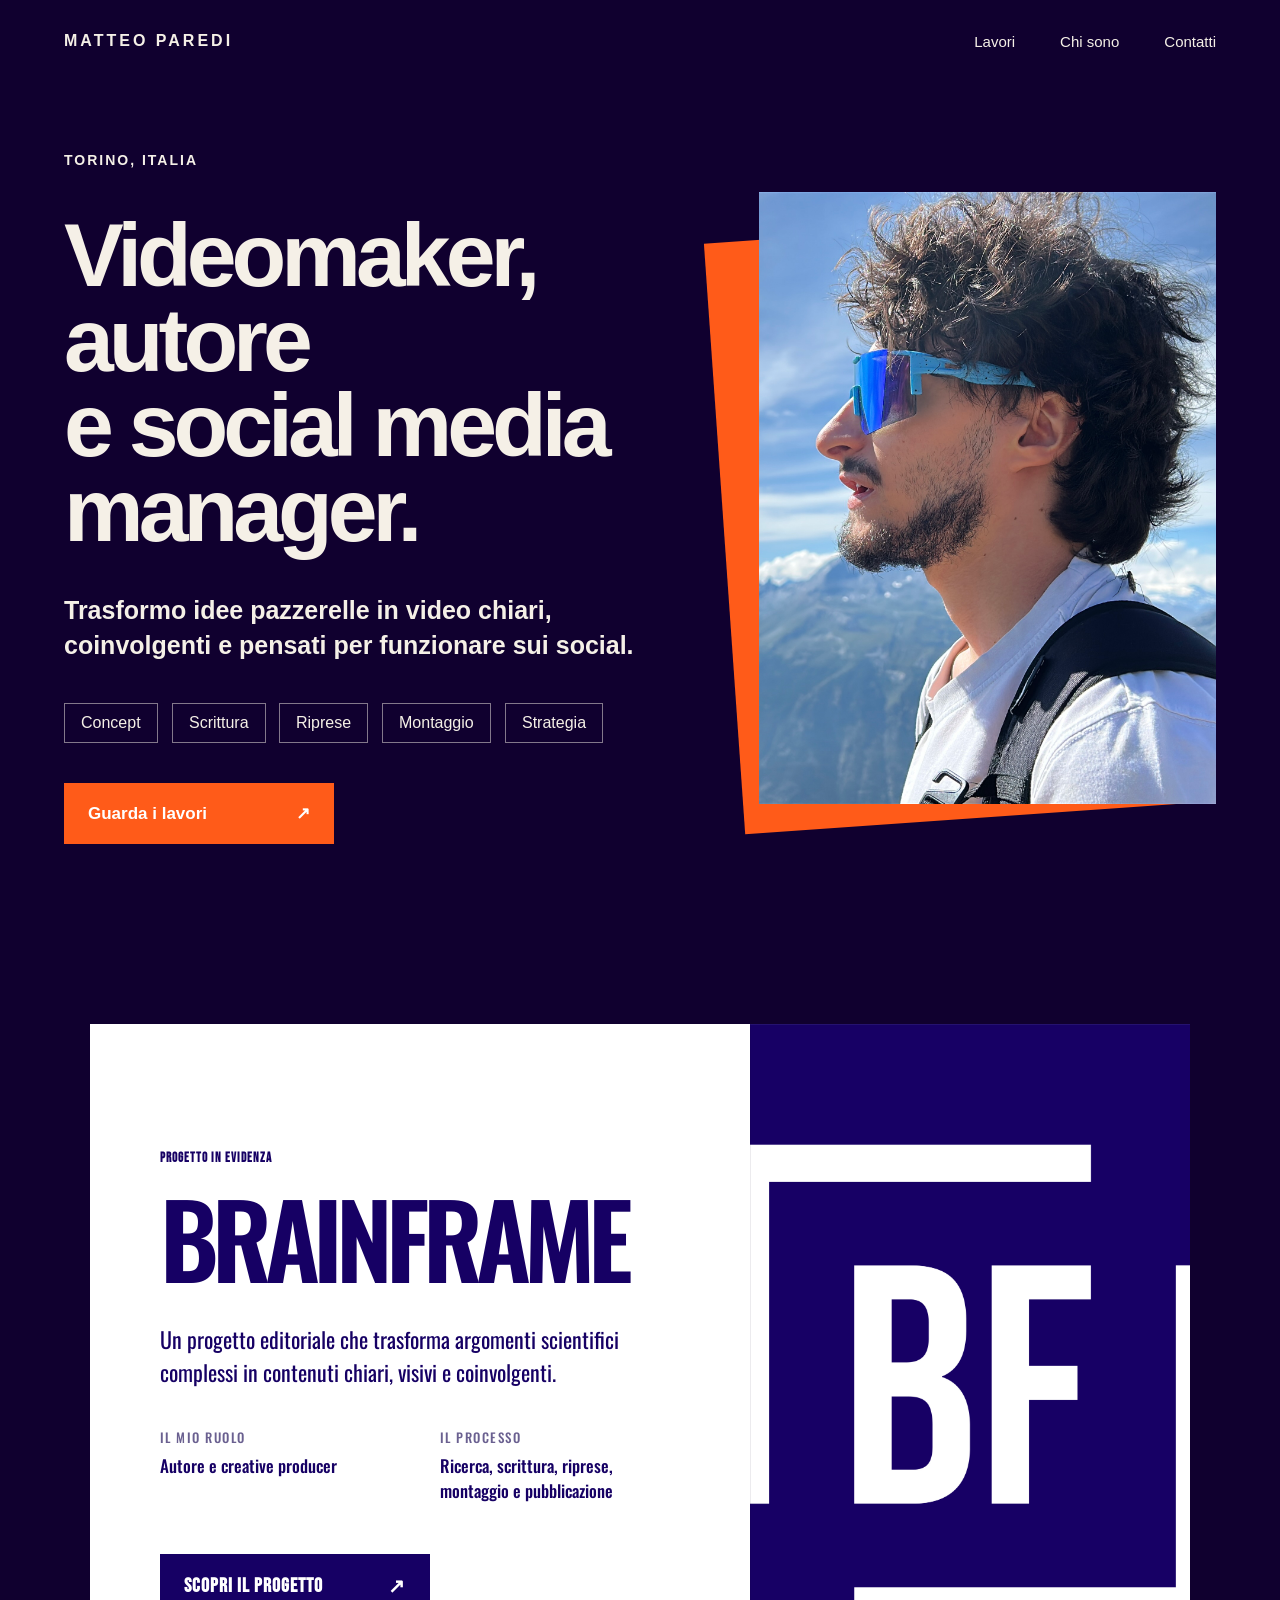
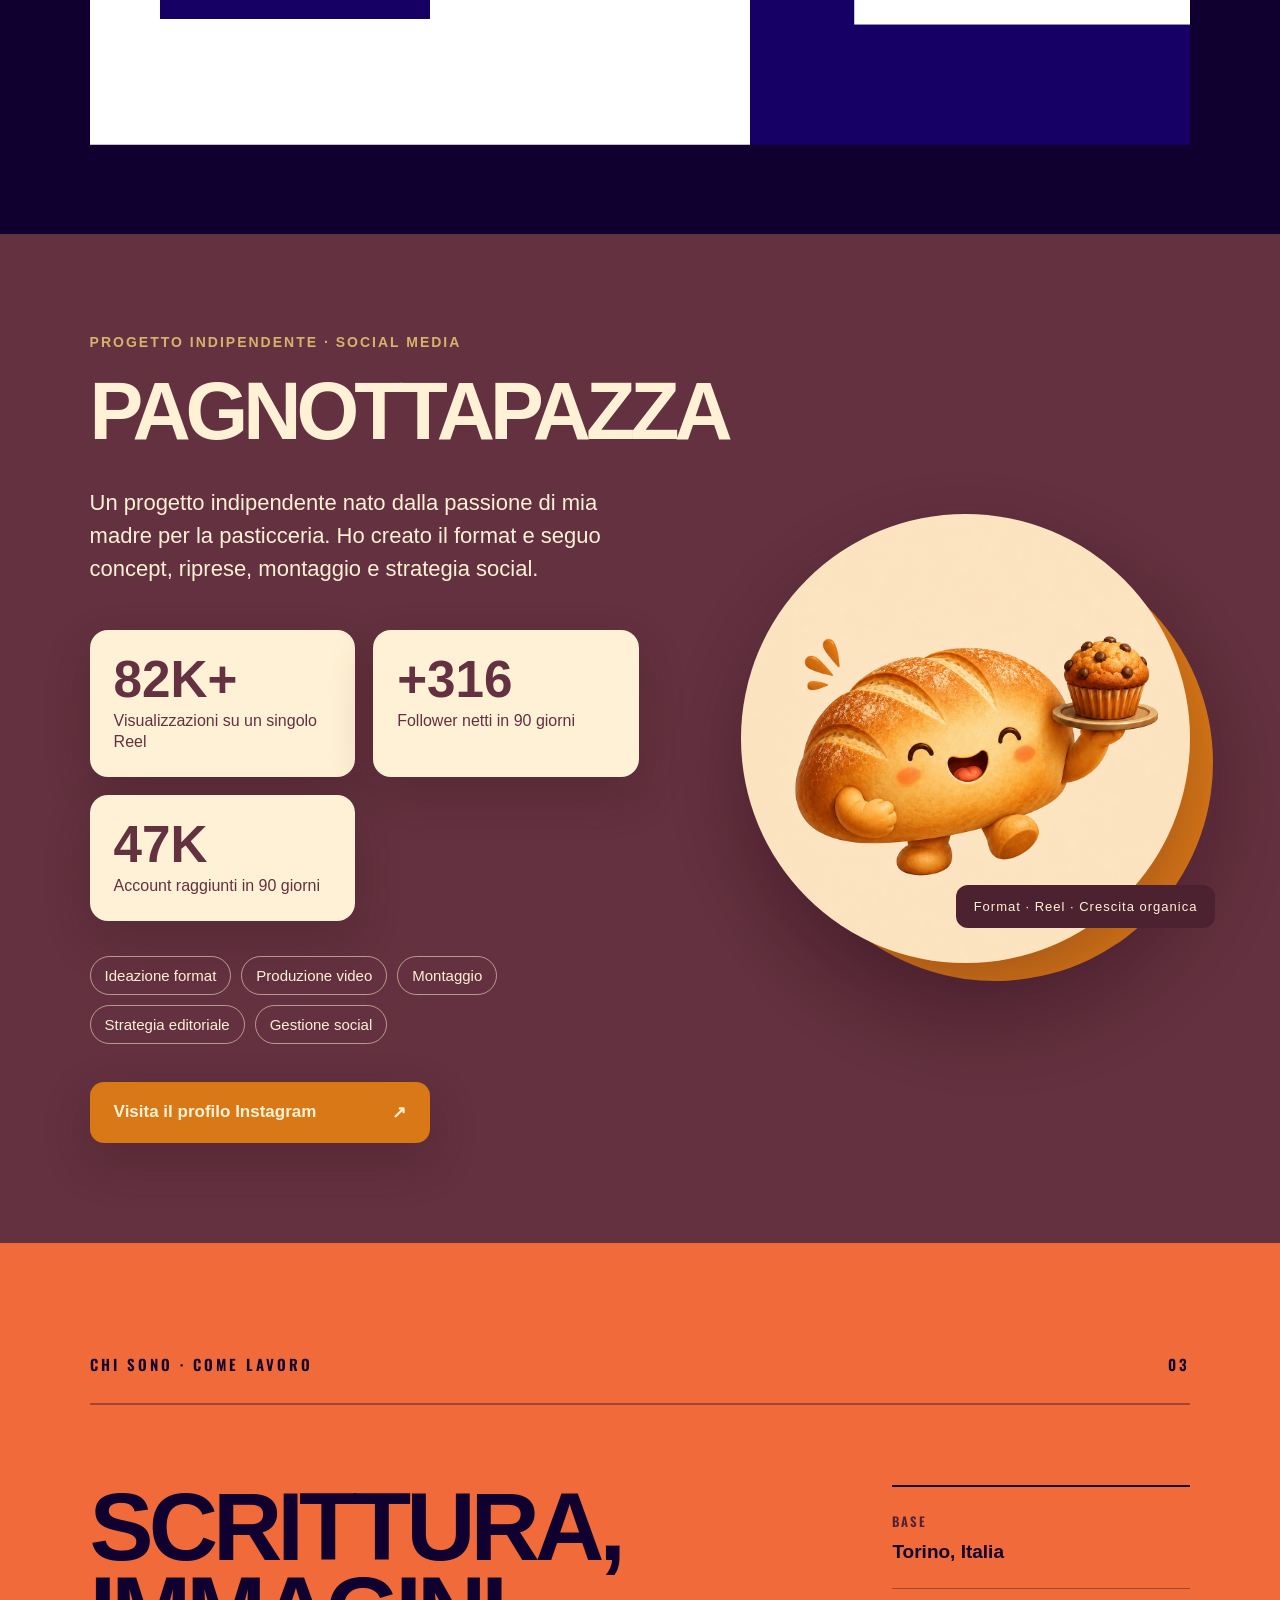
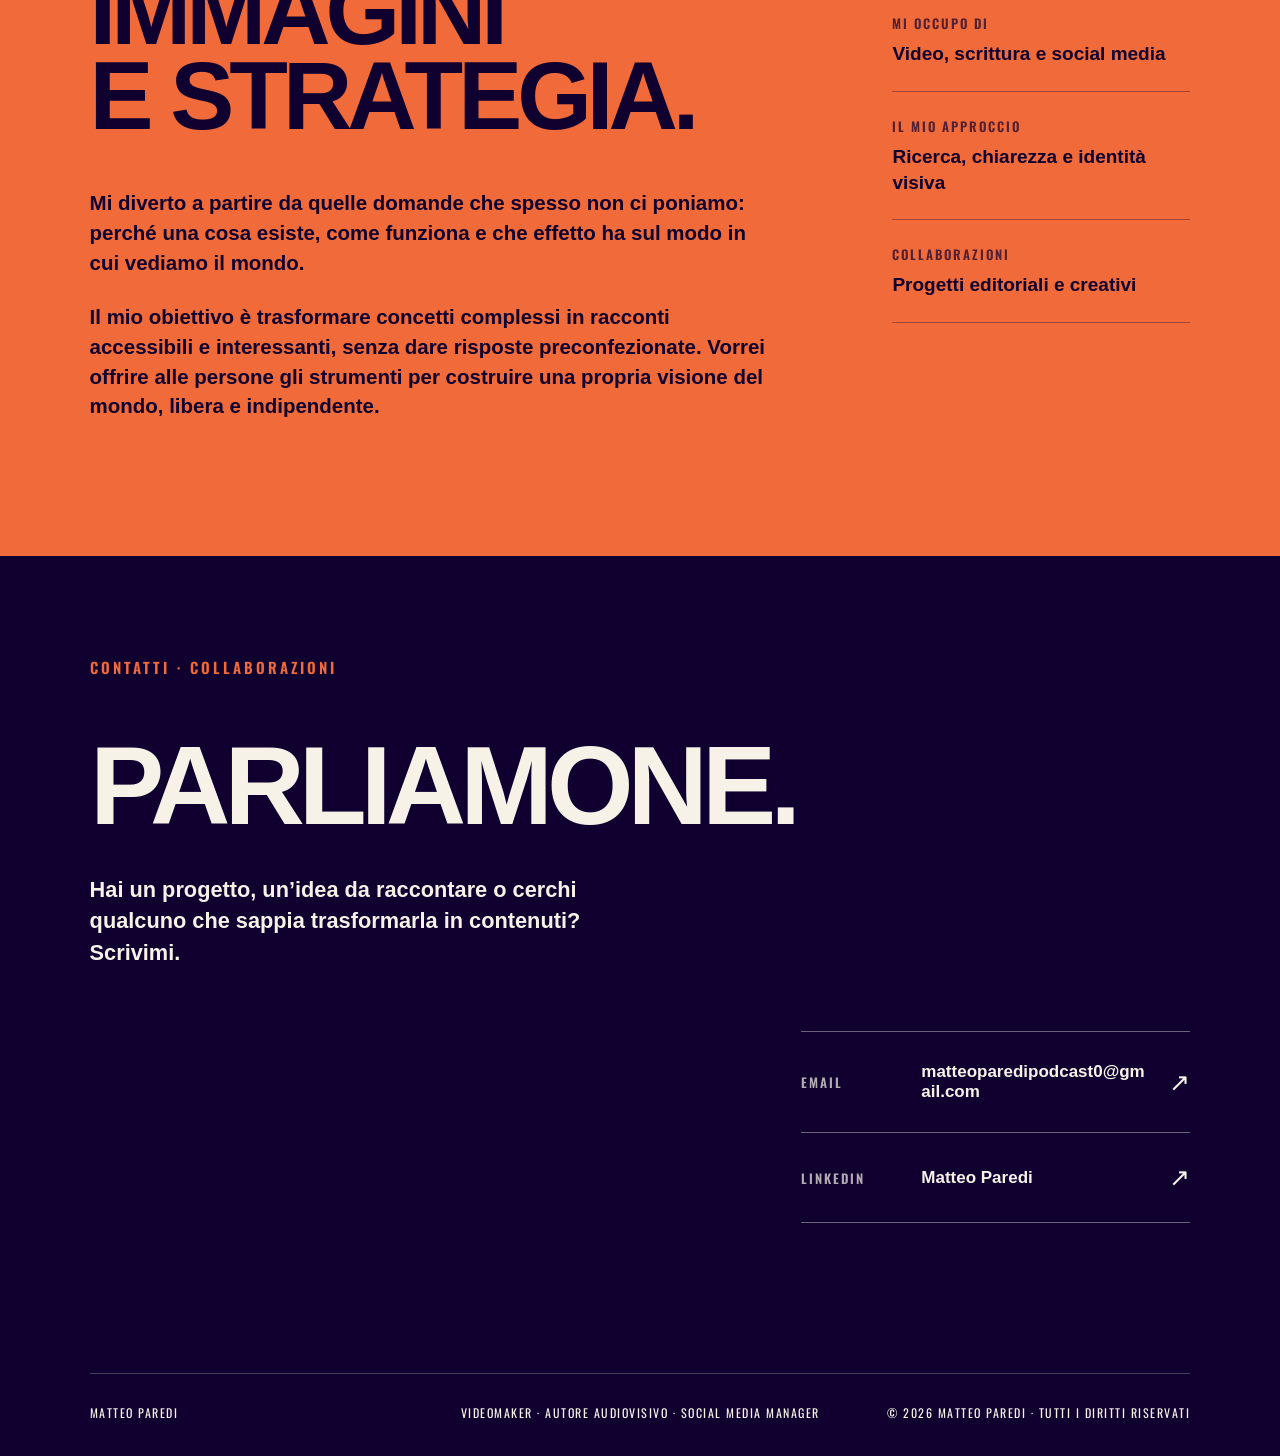
<file: index.html>
<!DOCTYPE html>
<html lang="it">

<head>
    <meta charset="UTF-8">
    <meta name="viewport" content="width=device-width, initial-scale=1.0">
    <meta name="google-site-verification" content="paHD3BXjK0sRxwen6TQEieXSPQQrBKdxd0udGmQ_JW8" />
<!-- Descrizione per Google -->
<meta
    name="description"
    content="Portfolio di Matteo Paredi, videomaker, autore audiovisivo e social media manager. Concept, scrittura, riprese, montaggio e strategia per contenuti digitali."
>

<!-- Favicon mostrata nella scheda del browser -->
<link
    rel="icon"
    href="assets/Sito/favicon.svg"
    type="image/svg+xml"
>

<!-- Anteprima mostrata quando il portfolio viene condiviso -->
<meta property="og:type" content="website">

<meta property="og:title" content="Matteo Paredi | Portfolio">

<meta
    property="og:description"
    content="Trasformo idee complesse in video chiari, coinvolgenti e pensati per funzionare sui social."
>

<meta
    property="og:url"
    content="https://matteo1234ay.github.io/matteo-paredi-portfolio/"
>

<meta
    property="og:image"
    content="https://matteo1234ay.github.io/matteo-paredi-portfolio/assets/Sito/anteprima-portfolio.png"
>

<meta property="og:image:width" content="1200">
<meta property="og:image:height" content="630">
<meta property="og:image:type" content="image/png">
<meta property="og:image:alt" content="Anteprima del portfolio di Matteo Paredi">

<meta name="twitter:card" content="summary_large_image">
<meta name="twitter:title" content="Matteo Paredi | Portfolio">

<meta
    name="twitter:description"
    content="Videomaker, autore audiovisivo e social media manager."
>

<meta
    name="twitter:image"
    content="https://matteo1234ay.github.io/matteo-paredi-portfolio/assets/Sito/anteprima-portfolio.png"
>

    <link
        href="https://fonts.googleapis.com/css2?family=Bebas+Neue&family=Oswald:wght@400;500;600;700&display=swap"
        rel="stylesheet"
    >

    <link rel="stylesheet" href="style.css">

    <title>Matteo Paredi | Portfolio</title>
    <script type="application/ld+json">
{
    "@context": "https://schema.org",
    "@type": "ProfilePage",
    "mainEntity": {
        "@type": "Person",
        "@id": "https://matteo1234ay.github.io/matteo-paredi-portfolio/#matteo-paredi",
        "name": "Matteo Paredi",
        "url": "https://matteo1234ay.github.io/matteo-paredi-portfolio/",
        "image": "https://matteo1234ay.github.io/matteo-paredi-portfolio/assets/Sito/matteo-paredi.jpg",
        "email": "mailto:matteoparedipodcast0@gmail.com",
        "jobTitle": [
            "Videomaker",
            "Autore audiovisivo",
            "Social media manager"
        ],
        "address": {
            "@type": "PostalAddress",
            "addressLocality": "Torino",
            "addressCountry": "IT"
        },
        "knowsAbout": [
            "Produzione video",
            "Scrittura audiovisiva",
            "Montaggio video",
            "Content creation",
            "Strategia social media",
            "Divulgazione scientifica"
        ],
        "sameAs": [
            "https://www.linkedin.com/in/matteo-paredi-261b4421b",
            "https://www.youtube.com/@BrainframeIT"
        ]
    }
}
</script>
</head>

<body>

    <header class="menu">
        <a class="nome" href="#">Matteo Paredi</a>

        <nav>
            <a href="#lavori">Lavori</a>
            <a href="#chi-sono">Chi sono</a>
            <a href="#contatti">Contatti</a>
        </nav>
    </header>

    <main>

        <!-- PRESENTAZIONE -->

        <section class="hero">

            <div class="hero-testo">

                <p class="posizione">Torino, Italia</p>

                <h1>
                    Videomaker, autore<br>
                    e social media manager.
                </h1>

                <p class="introduzione">
                    Trasformo idee pazzerelle in video chiari, coinvolgenti
                    e pensati per funzionare sui social.
                </p>

                <div class="competenze">
                    <span>Concept</span>
                    <span>Scrittura</span>
                    <span>Riprese</span>
                    <span>Montaggio</span>
                    <span>Strategia</span>
                </div>

                <a class="pulsante" href="#lavori">
                    <span>Guarda i lavori</span>
                    <span>↗</span>
                </a>

            </div>

            <div class="ritratto-home">

                <div class="blocco-arancione"></div>

                <div class="foto-home">
                    <img
                        src="assets/Sito/matteo-paredi.jpg"
                        alt="Matteo Paredi in montagna"
                    >
                </div>

            </div>

        </section>


        <!-- BRAINFRAME -->

        <section class="brainframe" id="lavori">

            <div class="brainframe-contenuto">

                <p class="etichetta">Progetto in evidenza</p>

                <h2>BRAINFRAME</h2>

                <p class="descrizione-brainframe">
                    Un progetto editoriale che trasforma argomenti scientifici
                    complessi in contenuti chiari, visivi e coinvolgenti.
                </p>

                <div class="informazioni-brainframe">

                    <div>
                        <span>Il mio ruolo</span>
                        <strong>Autore e creative producer</strong>
                    </div>

                    <div>
                        <span>Il processo</span>
                        <strong>
                            Ricerca, scrittura, riprese, montaggio e pubblicazione
                        </strong>
                    </div>

                </div>

                <a class="pulsante-brainframe" href="brainframe/">
                    <span>Scopri il progetto</span>
                    <span>↗</span>
                </a>

            </div>

            <div class="brainframe-logo">
                <img
                    src="assets/Sito/brainframe-logo.jpg"
                    alt="Logo ufficiale di BrainFrame"
                >
            </div>

        </section>


        <!-- PAGNOTTAPAZZA -->

        <section class="pagnottapazza">

            <div class="pagnottapazza-contenuto">

                <p class="etichetta-pagnottapazza">
                    Progetto indipendente · Social media
                </p>

                <h2>PAGNOTTAPAZZA</h2>

                <p class="descrizione-pagnottapazza">
                    Un progetto indipendente nato dalla passione di mia madre
                    per la pasticceria. Ho creato il format e seguo concept,
                    riprese, montaggio e strategia social.
                </p>

                <div class="risultati-pagnottapazza">

                    <div class="risultato-pagnottapazza">
                        <strong>82K+</strong>
                        <span>Visualizzazioni su un singolo Reel</span>
                    </div>

                    <div class="risultato-pagnottapazza">
                        <strong>+316</strong>
                        <span>Follower netti in 90 giorni</span>
                    </div>

                    <div class="risultato-pagnottapazza">
                        <strong>47K</strong>
                        <span>Account raggiunti in 90 giorni</span>
                    </div>

                </div>

                <div class="ruoli-pagnottapazza">
                    <span>Ideazione format</span>
                    <span>Produzione video</span>
                    <span>Montaggio</span>
                    <span>Strategia editoriale</span>
                    <span>Gestione social</span>
                </div>

                <a
                    class="pulsante-pagnottapazza"
                    href="https://www.instagram.com/pagnottapazza/"
                    target="_blank"
                    rel="noopener noreferrer"
                >
                    <span>Visita il profilo Instagram</span>
                    <span>↗</span>
                </a>

            </div>

            <div class="pagnottapazza-visual">

                <div class="forma-pagnottapazza"></div>

                <img
                    class="logo-pagnottapazza"
                    src="assets/Sito/pagnottapazza-logo.png"
                    alt="Personaggio di Pagnottapazza"
                >

                <p class="nota-pagnottapazza">
                    Format · Reel · Crescita organica
                </p>

            </div>

        </section>
        <!-- CHI SONO -->

        <section class="chi-sono" id="chi-sono">

            <div class="chi-sono-intestazione">
                <p class="etichetta-chi-sono">Chi sono · Come lavoro</p>
                <span class="numero-chi-sono">03</span>
            </div>

            <div class="chi-sono-griglia">

                <div class="chi-sono-testo">

                    <h2>
                        SCRITTURA, IMMAGINI<br>
                        E STRATEGIA.
                    </h2>

                    <p>
                        Mi diverto a partire da quelle domande che spesso
                        non ci poniamo: perché una cosa esiste, come funziona
                        e che effetto ha sul modo in cui vediamo il mondo.
                    </p>

                    <p>
                        Il mio obiettivo è trasformare concetti complessi
                        in racconti accessibili e interessanti, senza dare
                        risposte preconfezionate. Vorrei offrire alle persone
                        gli strumenti per costruire una propria visione
                        del mondo, libera e indipendente.
                    </p>

                </div>

                <aside class="chi-sono-dettagli">

                    <div>
                        <span>Base</span>
                        <strong>Torino, Italia</strong>
                    </div>

                    <div>
                        <span>Mi occupo di</span>
                        <strong>Video, scrittura e social media</strong>
                    </div>

                    <div>
                        <span>Il mio approccio</span>
                        <strong>Ricerca, chiarezza e identità visiva</strong>
                    </div>

                    <div>
                        <span>Collaborazioni</span>
                        <strong>Progetti editoriali e creativi</strong>
                    </div>

                </aside>

            </div>

        </section>
                <!-- CONTATTI -->

        <section class="contatti" id="contatti">

            <p class="etichetta-contatti">
                Contatti · Collaborazioni
            </p>

            <div class="contatti-contenuto">

                <div class="contatti-testo">

                    <h2>PARLIAMONE.</h2>

                    <p>
                        Hai un progetto, un’idea da raccontare o cerchi
                        qualcuno che sappia trasformarla in contenuti?
                        Scrivimi.
                    </p>

                </div>

                <div class="contatti-link">

                    <a href="mailto:matteoparedipodcast0@gmail.com">
    <span>Email</span>
    <strong>matteoparedipodcast0@gmail.com</strong>
    <span class="freccia-contatto">↗</span>
                    </a>

                    <a
                        href="https://www.linkedin.com/in/matteo-paredi-261b4421b"
                        target="_blank"
                        rel="noopener noreferrer"
                    >
                        <span>LinkedIn</span>
                        <strong>Matteo Paredi</strong>
                        <span class="freccia-contatto">↗</span>
                    </a>

                </div>

            </div>

           <footer class="footer-portfolio">

    <span>Matteo Paredi</span>

    <span>
        Videomaker · Autore audiovisivo · Social media manager
    </span>

    <span>© 2026 Matteo Paredi · Tutti i diritti riservati</span>

</footer>

</section>
</main>

    <script src="script.js"></script>

</body>

</html>
</file>
<file: style.css>
/* ==================================================
   VARIABILI E IMPOSTAZIONI GENERALI
   ================================================== */

:root {
    --blu-scuro: #10002F;
    --arancione: #FF5B19;
    --bianco: #F5F0E7;

    --brainframe-blu: #17006B;
    --brainframe-bianco: #FFFFFF;
}

* {
    box-sizing: border-box;
}

html {
    scroll-behavior: smooth;
}

body {
    margin: 0;

    background-color: var(--blu-scuro);
    color: var(--bianco);

    font-family: Arial, sans-serif;
}

img {
    max-width: 100%;
}

a {
    color: inherit;
    text-decoration: none;
}


/* ==================================================
   MENU DEL PORTFOLIO
   ================================================== */

.menu {
    width: 100%;
    padding: 32px 5%;

    display: flex;
    justify-content: space-between;
    align-items: center;
}

.nome {
    font-size: 16px;
    font-weight: bold;
    letter-spacing: 3px;
    text-transform: uppercase;
}

nav {
    display: flex;
    gap: 45px;
}

nav a {
    font-size: 15px;
}


/* ==================================================
   PRIMA SCHERMATA DEL PORTFOLIO
   ================================================== */

.hero {
    min-height: calc(100vh - 85px);
    padding: 90px 5% 70px;

    display: flex;
    flex-direction: column;
    justify-content: center;
}

.posizione {
    margin: 0 0 45px;

    font-size: 14px;
    font-weight: bold;
    letter-spacing: 2px;
    text-transform: uppercase;
}

.hero h1 {
    max-width: 1100px;
    margin: 0;

    font-size: clamp(55px, 7vw, 110px);
    line-height: 0.95;
    letter-spacing: -5px;
}

.introduzione {
    max-width: 720px;
    margin: 40px 0 0;

    font-size: 25px;
    font-weight: bold;
    line-height: 1.4;
}

.competenze {
    margin: 40px 0;

    display: flex;
    flex-wrap: wrap;
    gap: 14px;
}

.competenze span {
    padding: 10px 16px;

    border: 1px solid rgba(245, 240, 231, 0.5);
}

.pulsante {
    width: 270px;
    padding: 20px 24px;

    display: flex;
    justify-content: space-between;
    align-items: center;

    background-color: var(--arancione);
    color: #FFFFFF;

    font-size: 17px;
    font-weight: bold;

    transition: transform 0.2s ease;
}

.pulsante:hover {
    transform: translateY(-4px);
}


/* ==================================================
   ANTEPRIMA BRAINFRAME NEL PORTFOLIO
   ================================================== */

.brainframe {
    min-height: 100vh;
    padding: 7%;

    display: grid;
    grid-template-columns: 60% 40%;
    align-items: stretch;

    background-image:
        url("assets/Sito/brainframe-background.png");

    background-size: cover;
    background-position: center;
    background-attachment: fixed;

    color: #160064;

    font-family: "Oswald", sans-serif;
}

.brainframe-contenuto {
    padding: 70px;

    display: flex;
    flex-direction: column;
    justify-content: center;

    background-color: #FFFFFF;
}

.etichetta {
    margin: 0 0 25px;

    color: #160064;

    font-size: 13px;
    font-weight: bold;
    letter-spacing: 2px;
    text-transform: uppercase;
}

.brainframe h2 {
    margin: 0;

    font-family: "Oswald", sans-serif;
    font-size: clamp(70px, 8vw, 135px);
    font-weight: 600;
    line-height: 0.9;
    letter-spacing: -7px;
}

.descrizione-brainframe {
    max-width: 650px;
    margin: 40px 0;

    font-size: 23px;
    font-weight: bold;
    line-height: 1.5;
}

.informazioni-brainframe {
    margin-bottom: 50px;

    display: grid;
    grid-template-columns: 1fr 1fr;
    gap: 40px;
}

.informazioni-brainframe span {
    display: block;
    margin-bottom: 8px;

    color: #6A6090;

    font-size: 13px;
}

.informazioni-brainframe strong {
    display: block;

    font-size: 16px;
    line-height: 1.5;
}

.etichetta,
.descrizione-brainframe,
.informazioni-brainframe,
.pulsante-brainframe {
    font-family: "Bebas Neue", sans-serif;
    letter-spacing: 1px;
}

.pulsante-brainframe {
    width: 270px;
    padding: 20px 24px;

    display: flex;
    justify-content: space-between;
    align-items: center;

    background-color: #160064;
    color: #FFFFFF;

    font-weight: bold;

    transition: transform 0.2s ease;
}

.pulsante-brainframe:hover {
    transform: translateY(-4px);
}

.brainframe-logo {
    min-height: 650px;

    display: flex;
    align-items: center;
    justify-content: center;

    background-color: #160064;

    overflow: hidden;
}

.brainframe-logo img {
    width: 100%;
    height: 100%;

    display: block;
    object-fit: cover;
}


/* ==================================================
   HOME DEL PORTFOLIO SU SMARTPHONE
   ================================================== */

@media (max-width: 700px) {

    .menu {
        padding: 24px 20px;
    }

    .nome {
        font-size: 12px;
        letter-spacing: 2px;
    }

    nav {
        gap: 14px;
    }

    nav a {
        font-size: 12px;
    }

    .hero {
        min-height: auto;
        padding: 70px 20px 50px;
    }

    .posizione {
        margin-bottom: 45px;
    }

    .hero h1 {
        font-size: 52px;
        letter-spacing: -3px;
    }

    .introduzione {
        font-size: 20px;
    }

    .pulsante {
        width: 100%;
    }

    .brainframe {
        min-height: auto;
        padding: 25px 20px;

        grid-template-columns: 1fr;

        background-attachment: scroll;
        background-position: center;
    }

    .brainframe-contenuto {
        padding: 50px 25px;
    }

    .etichetta {
        margin-bottom: 20px;

        font-size: 18px;
        line-height: 1.2;
    }

    .brainframe h2 {
        font-size: 58px;
        line-height: 1;
        letter-spacing: -2px;
    }

    .descrizione-brainframe {
        margin: 30px 0;

        font-size: 24px;
        line-height: 1.25;
        letter-spacing: 0.5px;
    }

    .informazioni-brainframe {
        margin-bottom: 35px;

        grid-template-columns: 1fr;
        gap: 25px;
    }

    .informazioni-brainframe span {
        font-size: 17px;
    }

    .informazioni-brainframe strong {
        font-size: 21px;
        line-height: 1.25;
    }

    .pulsante-brainframe {
        width: 100%;
    }

    .brainframe-logo {
        width: 100%;
        min-height: auto;

        aspect-ratio: 4 / 5;
    }

    .brainframe-logo img {
        width: 100%;
        height: 100%;

        object-fit: contain;
    }
}


/* ==================================================
   PAGINA DEDICATA A BRAINFRAME
   ================================================== */

.pagina-brainframe {
    margin: 0;

    background: var(--brainframe-bianco);
    color: var(--brainframe-blu);

    font-family: "Bebas Neue", sans-serif;

    overflow-x: hidden;
}


/* ==================================================
   MENU DELLA PAGINA BRAINFRAME
   ================================================== */

.menu-progetto {
    position: absolute;
    top: 0;
    left: 0;
    z-index: 20;

    width: 100%;
    padding: 30px 5%;

    display: flex;
    justify-content: space-between;
    align-items: center;

    font-family: "Oswald", sans-serif;
    text-transform: uppercase;
    letter-spacing: 2px;
}

.ritorno-portfolio {
    display: flex;
    gap: 10px;
    align-items: center;

    color: var(--brainframe-blu);
}

.nome-progetto {
    font-weight: 600;
    text-transform: uppercase;
}


/* ==================================================
   PRIMA SCHERMATA DELLA PAGINA BRAINFRAME
   ================================================== */

.hero-progetto {
    position: relative;

    min-height: 100vh;
    padding: 150px 7% 80px;

    display: grid;
    grid-template-columns: 1.2fr 0.8fr;
    align-items: center;
    gap: 60px;

    overflow: hidden;
    isolation: isolate;
}

.hero-progetto-sfondo {
    position: absolute;
    inset: 0;
    z-index: -2;
}

.hero-progetto-sfondo::after {
    content: "";

    position: absolute;
    inset: 0;

    background: rgba(255, 255, 255, 0.78);
}

.hero-progetto-sfondo img {
    width: 100%;
    height: 100%;

    object-fit: cover;

    animation:
        movimentoSfondo
        12s
        ease-in-out
        infinite
        alternate;
}

.hero-progetto-contenuto {
    position: relative;
    z-index: 2;

    max-width: 760px;
}

.etichetta-progetto {
    margin: 0 0 20px;

    font-family: "Oswald", sans-serif;
    font-size: 18px;
    font-weight: 600;
    letter-spacing: 4px;
    text-transform: uppercase;
}

.hero-progetto h1 {
    margin: 0;

    font-family: "Oswald", sans-serif;
    font-size: clamp(80px, 11vw, 180px);
    line-height: 0.85;
    letter-spacing: -5px;

    animation:
        ingressoTitolo
        1s
        cubic-bezier(.22, 1, .36, 1)
        both;
}

.presentazione-progetto {
    max-width: 570px;
    margin: 35px 0;

    font-size: 32px;
    line-height: 1.1;
    letter-spacing: 1px;

    animation:
        ingressoTesto
        1s
        0.25s
        ease
        both;
}

.pulsante-lavori {
    width: fit-content;
    min-width: 230px;
    padding: 20px 24px;

    display: flex;
    justify-content: space-between;
    gap: 40px;

    background: var(--brainframe-blu);
    color: var(--brainframe-bianco);

    font-size: 22px;
    letter-spacing: 1px;

    animation:
        ingressoTesto
        1s
        0.45s
        ease
        both;

    transition:
        background-color 0.3s ease,
        color 0.3s ease,
        transform 0.3s ease;
}

.pulsante-lavori:hover {
    background: var(--brainframe-bianco);
    color: var(--brainframe-blu);

    transform: translateY(-5px);
}


/* Logo della prima schermata */

.hero-progetto-logo {
    position: relative;
    z-index: 2;

    justify-self: end;

    width: min(36vw, 500px);
    aspect-ratio: 1;

    overflow: hidden;

    border-radius: 50%;

    box-shadow:
        0 30px 70px
        rgba(23, 0, 107, 0.25);

    animation:
        ingressoLogo
        1.3s
        0.2s
        cubic-bezier(.22, 1, .36, 1)
        both;
}

.hero-progetto-logo img {
    width: 100%;
    height: 100%;

    display: block;
    object-fit: cover;

    transition:
        transform
        0.7s
        cubic-bezier(.22, 1, .36, 1);
}

.hero-progetto-logo:hover img {
    transform: scale(1.1) rotate(4deg);
}


/* ==================================================
   SEZIONI INFORMATIVE DELLA PAGINA
   ================================================== */

.introduzione-progetto,
.ruolo-progetto,
.lavori-progetto {
    min-height: 75vh;
    padding: 100px 7%;

    display: grid;
    grid-template-columns: 120px minmax(0, 850px);
    justify-content: center;
    align-items: start;
    gap: 60px;
}

.introduzione-progetto {
    background: var(--brainframe-blu);
    color: var(--brainframe-bianco);
}

.ruolo-progetto {
    background: var(--brainframe-bianco);
    color: var(--brainframe-blu);
}

.lavori-progetto {
    background: var(--brainframe-blu);
    color: var(--brainframe-bianco);
}

.numero-sezione {
    margin: 4px 0 0;

    font-family: "Oswald", sans-serif;
    font-size: 20px;
    letter-spacing: 2px;
}

.introduzione-progetto h2,
.ruolo-progetto h2,
.lavori-progetto h2 {
    max-width: 900px;
    margin: 0 0 35px;

    font-family: "Oswald", sans-serif;
    font-size: clamp(55px, 8vw, 120px);
    line-height: 0.95;
}

.introduzione-progetto div > p:last-child,
.ruolo-progetto div > p:last-child,
.lavori-progetto div > p:last-child {
    max-width: 700px;
    margin: 0;

    font-size: 30px;
    line-height: 1.2;
}


/* ==================================================
   COMPOSIZIONE GRAFICA DELLA SEZIONE 01
   ================================================== */

.introduzione-progetto {
    min-height: auto;
    padding: 90px 5%;

    grid-template-columns:
        70px
        minmax(420px, 0.9fr)
        minmax(460px, 0.8fr);

    justify-content: center;
    align-items: center;
    gap: 48px;

    overflow: hidden;
}

.testo-introduzione {
    position: relative;
    z-index: 3;
}

.composizione-brainframe {
    position: relative;

    width: 100%;
    height: 620px;

    align-self: center;
}

.composizione-brainframe img {
    position: absolute;

    display: block;
    object-fit: cover;

    opacity: 1;

    box-shadow:
        0 25px 60px
        rgba(0, 0, 0, 0.3);

    transition:
        opacity 0.8s ease,
        transform 1.1s cubic-bezier(.22, 1, .36, 1),
        box-shadow 0.5s ease;
}


/* Posizioni finali */

.immagine-banner {
    top: 25px;
    right: -12%;

    width: 112%;
    aspect-ratio: 16 / 9;

    transform: rotate(5deg);
}

.logo-cognitive {
    bottom: 10px;
    left: -2%;

    width: 57%;
    aspect-ratio: 1;

    transform: rotate(-7deg);
}

.logo-blu {
    right: -4%;
    bottom: 0;

    width: 49%;
    aspect-ratio: 1;

    transform: rotate(8deg);
}


/* ==================================================
   ANIMAZIONI ALLO SCORRIMENTO
   ================================================== */

.animazioni-attive .composizione-brainframe img {
    opacity: 0;
}

.animazioni-attive .immagine-banner {
    transform:
        translateX(180px)
        rotate(14deg)
        scale(0.88);
}

.animazioni-attive .logo-cognitive {
    transform:
        translate(-120px, 100px)
        rotate(-18deg)
        scale(0.78);
}

.animazioni-attive .logo-blu {
    transform:
        translate(120px, 110px)
        rotate(18deg)
        scale(0.78);
}

.animazioni-attive
.introduzione-progetto.in-vista
.immagine-banner {
    opacity: 1;

    transform:
        translate(0, 0)
        rotate(5deg)
        scale(1);

    transition-delay: 0.1s;
}

.animazioni-attive
.introduzione-progetto.in-vista
.logo-cognitive {
    opacity: 1;

    transform:
        translate(0, 0)
        rotate(-7deg)
        scale(1);

    transition-delay: 0.3s;
}

.animazioni-attive
.introduzione-progetto.in-vista
.logo-blu {
    opacity: 1;

    transform:
        translate(0, 0)
        rotate(8deg)
        scale(1);

    transition-delay: 0.5s;
}


/* Animazione al passaggio del mouse */

.introduzione-progetto.in-vista
.composizione-brainframe:hover
.immagine-banner {
    transform:
        translateY(-12px)
        rotate(2deg)
        scale(1.02);
}

.introduzione-progetto.in-vista
.composizione-brainframe:hover
.logo-cognitive {
    transform:
        translate(-10px, 8px)
        rotate(-3deg)
        scale(1.03);
}

.introduzione-progetto.in-vista
.composizione-brainframe:hover
.logo-blu {
    transform:
        translate(12px, -12px)
        rotate(3deg)
        scale(1.03);
}

.composizione-brainframe img:hover {
    z-index: 5;

    box-shadow:
        0 35px 80px
        rgba(0, 0, 0, 0.45);
}


/* ==================================================
   ANIMAZIONI INIZIALI
   ================================================== */

@keyframes ingressoTitolo {

    from {
        opacity: 0;
        transform: translateY(100px);
    }

    to {
        opacity: 1;
        transform: translateY(0);
    }
}

@keyframes ingressoTesto {

    from {
        opacity: 0;
        transform: translateY(40px);
    }

    to {
        opacity: 1;
        transform: translateY(0);
    }
}

@keyframes ingressoLogo {

    from {
        opacity: 0;

        transform:
            translateX(150px)
            rotate(20deg)
            scale(0.7);
    }

    to {
        opacity: 1;

        transform:
            translateX(0)
            rotate(0)
            scale(1);
    }
}

@keyframes movimentoSfondo {

    from {
        transform: scale(1);
    }

    to {
        transform: scale(1.08);
    }
}


/* ==================================================
   PAGINA BRAINFRAME SU TABLET
   ================================================== */

@media (max-width: 1100px) {

    .introduzione-progetto {
        padding: 80px 5%;

        grid-template-columns: 60px 1fr;
        gap: 35px;
    }

    .composizione-brainframe {
        grid-column: 1 / -1;

        width: min(100%, 720px);
        height: 570px;
        margin: 20px auto 0;
    }
}


/* ==================================================
   PAGINA BRAINFRAME SU SMARTPHONE
   ================================================== */

@media (max-width: 700px) {

    .menu-progetto {
        padding: 24px 20px;

        font-size: 13px;
    }

    .hero-progetto {
        min-height: auto;
        padding: 130px 20px 70px;

        grid-template-columns: 1fr;
        gap: 50px;
    }

    .hero-progetto h1 {
        font-size: clamp(58px, 20vw, 88px);
        letter-spacing: -3px;
    }

    .presentazione-progetto {
        font-size: 25px;
    }

    .hero-progetto-logo {
        width: min(78vw, 360px);

        justify-self: center;
    }

    .introduzione-progetto,
    .ruolo-progetto,
    .lavori-progetto {
        min-height: auto;
        padding: 80px 20px;

        grid-template-columns: 1fr;
        gap: 25px;
    }

    .introduzione-progetto h2,
    .ruolo-progetto h2,
    .lavori-progetto h2 {
        font-size: clamp(48px, 16vw, 75px);
    }

    .introduzione-progetto div > p:last-child,
    .ruolo-progetto div > p:last-child,
    .lavori-progetto div > p:last-child {
        font-size: 25px;
    }

    .composizione-brainframe {
        grid-column: auto;

        width: min(100%, 620px);
        height: 470px;
        margin: 30px auto 0;
    }

    .immagine-banner {
        top: 0;
        right: -8%;

        width: 108%;
    }

    .logo-cognitive {
        bottom: 5px;
        left: -2%;

        width: 58%;
    }

    .logo-blu {
        right: -2%;
        bottom: 10px;

        width: 49%;
    }
}


/* Smartphone molto piccoli */

@media (max-width: 500px) {

    .composizione-brainframe {
        height: 420px;
    }

    .immagine-banner {
        width: 110%;
    }

    .logo-cognitive {
        width: 60%;
    }

    .logo-blu {
        width: 51%;
    }
}


/* ==================================================
   ACCESSIBILITÀ
   ================================================== */

@media (prefers-reduced-motion: reduce) {

    .hero-progetto-sfondo img,
    .hero-progetto h1,
    .presentazione-progetto,
    .pulsante-lavori,
    .hero-progetto-logo {
        animation: none;
    }

    .animazioni-attive .composizione-brainframe img {
        opacity: 1;
        transition: none;
    }

    .animazioni-attive .immagine-banner {
        transform: rotate(5deg);
    }

    .animazioni-attive .logo-cognitive {
        transform: rotate(-7deg);
    }

    .animazioni-attive .logo-blu {
        transform: rotate(8deg);
    }
}
/* ==================================================
   CARD DEI VIDEO YOUTUBE
   ================================================== */

.lavori-progetto {
    min-height: auto;
    padding: 110px 7%;

    display: block;

    background: var(--brainframe-blu);
    color: var(--brainframe-bianco);

    overflow: hidden;
}


/* Intestazione della sezione */

.intestazione-lavori {
    max-width: 1400px;
    margin: 0 auto 80px;

    display: grid;
    grid-template-columns: 120px minmax(0, 900px);
    gap: 60px;
}

.descrizione-lavori {
    max-width: 700px;
    margin: 0;

    font-size: 30px;
    line-height: 1.2;
}


/* Elenco delle card */

.griglia-video {
    max-width: 1400px;
    margin: 0 auto;

    display: grid;
    gap: 50px;
}

.card-video {
    min-height: 440px;

    display: grid;
    grid-template-columns:
        minmax(0, 1.35fr)
        minmax(320px, 0.65fr);

    background: var(--brainframe-bianco);
    color: var(--brainframe-blu);

    overflow: hidden;

    box-shadow:
        0 25px 70px
        rgba(0, 0, 0, 0.22);

    transition:
        transform 0.5s cubic-bezier(.22, 1, .36, 1),
        box-shadow 0.5s ease;
}


/* La seconda card alterna la disposizione */

.card-video:nth-child(even) .card-video-immagine {
    order: 2;
}

.card-video:nth-child(even) .card-video-informazioni {
    order: 1;
}


/* Copertina */

.card-video-immagine {
    position: relative;

    min-height: 440px;

    overflow: hidden;

    background: #0D003A;
}

.card-video-immagine::after {
    content: "";

    position: absolute;
    inset: 0;

    background:
        linear-gradient(
            180deg,
            rgba(23, 0, 107, 0.05) 20%,
            rgba(23, 0, 107, 0.65) 100%
        );

    transition: opacity 0.5s ease;
}

.card-video-immagine img {
    width: 100%;
    height: 100%;

    display: block;
    object-fit: cover;

    transition:
        transform
        0.8s
        cubic-bezier(.22, 1, .36, 1);
}


/* Numero e freccia sopra la copertina */

.numero-video,
.freccia-video {
    position: absolute;
    z-index: 3;

    font-family: "Oswald", sans-serif;
}

.numero-video {
    top: 25px;
    left: 28px;

    color: #FFFFFF;

    font-size: 18px;
    letter-spacing: 2px;
}

.freccia-video {
    right: 25px;
    bottom: 25px;

    width: 58px;
    height: 58px;

    display: flex;
    align-items: center;
    justify-content: center;

    border-radius: 50%;

    background: #FFFFFF;
    color: var(--brainframe-blu);

    font-size: 27px;

    transition:
        transform 0.5s cubic-bezier(.22, 1, .36, 1),
        background-color 0.3s ease,
        color 0.3s ease;
}


/* Informazioni del video */

.card-video-informazioni {
    padding: 45px;

    display: flex;
    flex-direction: column;
    justify-content: space-between;
    gap: 45px;
}

.card-video-informazioni h3 {
    margin: 0;

    font-family: "Oswald", sans-serif;
    font-size: clamp(42px, 4.5vw, 72px);
    font-weight: 600;
    line-height: 0.95;
    letter-spacing: -2px;
}

.ruoli-video {
    display: flex;
    flex-wrap: wrap;
    gap: 10px;
}

.ruoli-video span {
    padding: 10px 14px;

    border: 1px solid
        rgba(23, 0, 107, 0.35);

    font-size: 18px;
    letter-spacing: 1px;
}


/* Animazioni al passaggio del mouse */

.card-video:hover {
    transform:
        translateY(-10px)
        rotate(-0.35deg);

    box-shadow:
        0 40px 100px
        rgba(0, 0, 0, 0.34);
}

.card-video:nth-child(even):hover {
    transform:
        translateY(-10px)
        rotate(0.35deg);
}

.card-video:hover .card-video-immagine img {
    transform: scale(1.08);
}

.card-video:hover .card-video-immagine::after {
    opacity: 0.7;
}

.card-video:hover .freccia-video {
    transform:
        translate(5px, -5px)
        rotate(8deg);

    background: var(--brainframe-blu);
    color: #FFFFFF;
}


/* Pulsante per il canale */

.pulsante-canale {
    max-width: 1400px;
    min-height: 85px;
    margin: 70px auto 0;
    padding: 24px 30px;

    display: flex;
    justify-content: space-between;
    align-items: center;

    border: 2px solid #FFFFFF;

    color: #FFFFFF;

    font-size: 25px;
    letter-spacing: 1px;

    transition:
        background-color 0.3s ease,
        color 0.3s ease,
        transform 0.3s ease;
}

.pulsante-canale:hover {
    background: #FFFFFF;
    color: var(--brainframe-blu);

    transform: translateY(-5px);
}


/* ==================================================
   CARD VIDEO SU TABLET E SMARTPHONE
   ================================================== */

@media (max-width: 900px) {

    .lavori-progetto {
        padding: 85px 20px;
    }

    .intestazione-lavori {
        margin-bottom: 55px;

        grid-template-columns: 1fr;
        gap: 25px;
    }

    .descrizione-lavori {
        font-size: 25px;
    }

    .griglia-video {
        gap: 35px;
    }

    .card-video {
        min-height: auto;

        grid-template-columns: 1fr;
    }

    .card-video:nth-child(even)
    .card-video-immagine {
        order: 1;
    }

    .card-video:nth-child(even)
    .card-video-informazioni {
        order: 2;
    }

    .card-video-immagine {
        min-height: auto;
        aspect-ratio: 16 / 9;
    }

    .card-video-informazioni {
        padding: 30px 25px;
        gap: 35px;
    }

    .card-video-informazioni h3 {
        font-size: clamp(38px, 11vw, 58px);
    }

    .ruoli-video span {
        font-size: 17px;
    }

    .numero-video {
        top: 18px;
        left: 20px;
    }

    .freccia-video {
        right: 18px;
        bottom: 18px;

        width: 50px;
        height: 50px;

        font-size: 23px;
    }

    .pulsante-canale {
        min-height: 75px;
        margin-top: 50px;

        font-size: 21px;
    }
}


/* Dispositivi senza mouse */

@media (hover: none) {

    .card-video:hover,
    .card-video:nth-child(even):hover {
        transform: none;
    }

    .card-video:hover .card-video-immagine img {
        transform: none;
    }
}


/* Accessibilità */

@media (prefers-reduced-motion: reduce) {

    .card-video,
    .card-video-immagine img,
    .freccia-video,
    .pulsante-canale {
        transition: none;
    }
}
/* Correzione copertina seconda card */

@media (min-width: 901px) {

    .card-video:nth-child(2) {
        grid-template-columns:
            minmax(320px, 0.65fr)
            minmax(0, 1.35fr);
    }
}
/* ==================================================
   CORREZIONE HERO BRAINFRAME SU SMARTPHONE
   ================================================== */

@media (max-width: 700px) {

    .hero-progetto {
        width: 100%;
        padding:
            125px
            24px
            70px;

        justify-items: stretch;

        overflow: hidden;
    }

    .hero-progetto-contenuto {
        width: 100%;
        min-width: 0;
        max-width: 100%;
    }

    .hero-progetto h1 {
        width: 100%;
        max-width: 100%;

        font-size: clamp(48px, 15vw, 68px);
        line-height: 0.9;
        letter-spacing: -2px;

        white-space: nowrap;
    }

    .etichetta-progetto {
        font-size: 15px;
        letter-spacing: 3px;
    }

    .presentazione-progetto {
        max-width: 100%;

        font-size: 24px;
        line-height: 1.2;
    }

    .pulsante-lavori {
        width: 100%;
        max-width: 310px;
    }

    .hero-progetto-logo {
        width: min(72vw, 320px);
        max-width: 100%;
        margin-right: auto;
        margin-left: auto;

        justify-self: center;
    }

    .hero-progetto-logo img {
        width: 100%;
        height: 100%;

        object-position: center;
    }
}
/* ==================================================
   HERO DEL PORTFOLIO CON FOTOGRAFIA
   ================================================== */

.hero {
    min-height: calc(100vh - 85px);
    padding: 70px 5% 90px;

    display: grid;
    grid-template-columns:
        minmax(0, 1.15fr)
        minmax(380px, 0.85fr);

    align-items: center;
    gap: clamp(50px, 6vw, 110px);

    overflow: hidden;
}

.hero-testo {
    position: relative;
    z-index: 3;

    min-width: 0;
}


/* Contenitore della fotografia */

.ritratto-home {
    position: relative;

    width: min(100%, 560px);
    height: clamp(520px, 68vh, 720px);

    justify-self: end;
}


/* Forma arancione dietro la foto */

.blocco-arancione {
    position: absolute;
    top: 35px;
    right: 35px;

    width: 100%;
    height: calc(100% - 20px);

    background: var(--arancione);

    transform: rotate(-4deg);

    animation:
        ingressoBloccoArancione
        1.1s
        0.15s
        cubic-bezier(.22, 1, .36, 1)
        both;
}


/* Fotografia */

.foto-home {
    position: absolute;
    inset: 0;

    overflow: hidden;

    background: #1B0B48;

    box-shadow:
        0 35px 80px
        rgba(0, 0, 0, 0.32);

    animation:
        ingressoFotoHome
        1.2s
        0.25s
        cubic-bezier(.22, 1, .36, 1)
        both;
}

.foto-home img {
    width: 100%;
    height: 100%;

    display: block;

    object-fit: cover;
    object-position: 64% center;

    transition:
        transform
        1s
        cubic-bezier(.22, 1, .36, 1);
}


/* Etichetta sulla fotografia */

.etichetta-foto {
    position: absolute;
    left: -25px;
    bottom: 30px;
    z-index: 4;

    margin: 0;
    padding: 14px 18px;

    background: var(--bianco);
    color: var(--blu-scuro);

    font-size: 13px;
    font-weight: bold;
    letter-spacing: 2px;
    text-transform: uppercase;

    animation:
        ingressoEtichettaFoto
        0.9s
        0.75s
        ease
        both;
}


/* Movimento al passaggio del mouse */

.ritratto-home:hover .foto-home img {
    transform: scale(1.06);
}

.ritratto-home:hover .blocco-arancione {
    transform: rotate(-2deg);
}

.blocco-arancione {
    transition:
        transform
        0.7s
        cubic-bezier(.22, 1, .36, 1);
}


/* ==================================================
   ANIMAZIONI DEI TESTI DELLA HOME
   ================================================== */

.menu {
    animation:
        ingressoMenuHome
        0.8s
        ease
        both;
}

.hero-testo .posizione {
    animation:
        ingressoTestoHome
        0.8s
        0.1s
        ease
        both;
}

.hero-testo h1 {
    animation:
        ingressoTitoloHome
        1s
        0.2s
        cubic-bezier(.22, 1, .36, 1)
        both;
}

.hero-testo .introduzione {
    animation:
        ingressoTestoHome
        0.9s
        0.4s
        ease
        both;
}

.hero-testo .competenze span {
    animation:
        ingressoCompetenza
        0.7s
        ease
        both;
}

.hero-testo .competenze span:nth-child(1) {
    animation-delay: 0.45s;
}

.hero-testo .competenze span:nth-child(2) {
    animation-delay: 0.52s;
}

.hero-testo .competenze span:nth-child(3) {
    animation-delay: 0.59s;
}

.hero-testo .competenze span:nth-child(4) {
    animation-delay: 0.66s;
}

.hero-testo .competenze span:nth-child(5) {
    animation-delay: 0.73s;
}

.hero-testo .pulsante {
    animation:
        ingressoTestoHome
        0.8s
        0.8s
        ease
        both;
}


/* ==================================================
   KEYFRAME DELLA HOME
   ================================================== */

@keyframes ingressoMenuHome {

    from {
        opacity: 0;
        transform: translateY(-25px);
    }

    to {
        opacity: 1;
        transform: translateY(0);
    }
}

@keyframes ingressoTitoloHome {

    from {
        opacity: 0;
        transform: translateY(70px);
    }

    to {
        opacity: 1;
        transform: translateY(0);
    }
}

@keyframes ingressoTestoHome {

    from {
        opacity: 0;
        transform: translateY(35px);
    }

    to {
        opacity: 1;
        transform: translateY(0);
    }
}

@keyframes ingressoCompetenza {

    from {
        opacity: 0;
        transform: translateY(25px) scale(0.92);
    }

    to {
        opacity: 1;
        transform: translateY(0) scale(1);
    }
}

@keyframes ingressoFotoHome {

    from {
        opacity: 0;

        clip-path:
            inset(0 100% 0 0);

        transform:
            translateX(90px)
            rotate(3deg);
    }

    to {
        opacity: 1;

        clip-path:
            inset(0 0 0 0);

        transform:
            translateX(0)
            rotate(0);
    }
}

@keyframes ingressoBloccoArancione {

    from {
        opacity: 0;

        transform:
            translate(80px, 40px)
            rotate(8deg)
            scale(0.8);
    }

    to {
        opacity: 1;

        transform:
            translate(0, 0)
            rotate(-4deg)
            scale(1);
    }
}

@keyframes ingressoEtichettaFoto {

    from {
        opacity: 0;
        transform: translateX(-40px);
    }

    to {
        opacity: 1;
        transform: translateX(0);
    }
}


/* ==================================================
   HERO DEL PORTFOLIO SU TABLET
   ================================================== */

@media (max-width: 1050px) {

    .hero {
        grid-template-columns:
            minmax(0, 1fr)
            minmax(320px, 0.7fr);

        gap: 45px;
    }

    .ritratto-home {
        height: 570px;
    }
}


/* ==================================================
   HERO DEL PORTFOLIO SU SMARTPHONE
   ================================================== */

@media (max-width: 700px) {

    .hero {
        min-height: auto;
        padding: 70px 20px 90px;

        grid-template-columns: 1fr;
        gap: 70px;
    }

    .hero-testo {
        width: 100%;
    }

    .hero-testo h1 {
        font-size: clamp(46px, 13vw, 58px);
        line-height: 0.98;
        letter-spacing: -3px;
    }

    .ritratto-home {
        width: min(88vw, 430px);
        height: min(112vw, 540px);
        margin: 0 auto;

        justify-self: center;
    }

    .blocco-arancione {
        top: 24px;
        right: 18px;
    }

    .etichetta-foto {
        left: -8px;
        bottom: 22px;

        font-size: 11px;
        letter-spacing: 1.5px;
    }

    .foto-home img {
        object-position: 63% center;
    }
}


/* ==================================================
   ACCESSIBILITÀ DELLE ANIMAZIONI HOME
   ================================================== */

@media (prefers-reduced-motion: reduce) {

    .menu,
    .hero-testo .posizione,
    .hero-testo h1,
    .hero-testo .introduzione,
    .hero-testo .competenze span,
    .hero-testo .pulsante,
    .blocco-arancione,
    .foto-home,
    .etichetta-foto {
        animation: none;
    }

    .foto-home img,
    .blocco-arancione {
        transition: none;
    }
}
/* ==================================================
   ANIMAZIONE ANTEPRIMA BRAINFRAME NELLA HOME
   ================================================== */

.animazioni-attive .brainframe-contenuto {
    opacity: 0;

    clip-path:
        inset(0 100% 0 0);

    transform:
        translateX(-90px);
}

.animazioni-attive .brainframe-logo {
    opacity: 0;

    clip-path:
        inset(0 0 0 100%);

    transform:
        translateX(100px);
}

.animazioni-attive
.brainframe.in-vista
.brainframe-contenuto {
    opacity: 1;

    clip-path:
        inset(0 0 0 0);

    transform:
        translateX(0);

    transition:
        opacity 0.8s ease,
        clip-path 1.1s cubic-bezier(.22, 1, .36, 1),
        transform 1.1s cubic-bezier(.22, 1, .36, 1);
}

.animazioni-attive
.brainframe.in-vista
.brainframe-logo {
    opacity: 1;

    clip-path:
        inset(0 0 0 0);

    transform:
        translateX(0);

    transition:
        opacity 0.8s 0.15s ease,
        clip-path 1.1s 0.15s cubic-bezier(.22, 1, .36, 1),
        transform 1.1s 0.15s cubic-bezier(.22, 1, .36, 1);
}


/* Elementi interni del pannello */

.animazioni-attive
.brainframe
.brainframe-contenuto > * {
    opacity: 0;
    transform: translateY(35px);
}

.animazioni-attive
.brainframe.in-vista
.brainframe-contenuto > * {
    opacity: 1;
    transform: translateY(0);

    transition:
        opacity 0.7s ease,
        transform 0.8s cubic-bezier(.22, 1, .36, 1);
}

.animazioni-attive
.brainframe.in-vista
.brainframe-contenuto > *:nth-child(1) {
    transition-delay: 0.35s;
}

.animazioni-attive
.brainframe.in-vista
.brainframe-contenuto > *:nth-child(2) {
    transition-delay: 0.45s;
}

.animazioni-attive
.brainframe.in-vista
.brainframe-contenuto > *:nth-child(3) {
    transition-delay: 0.55s;
}

.animazioni-attive
.brainframe.in-vista
.brainframe-contenuto > *:nth-child(4) {
    transition-delay: 0.65s;
}

.animazioni-attive
.brainframe.in-vista
.brainframe-contenuto > *:nth-child(5) {
    transition-delay: 0.75s;
}


/* Movimento del logo BF */

.brainframe-logo img {
    transition:
        transform
        1s
        cubic-bezier(.22, 1, .36, 1);
}

.brainframe-logo:hover img {
    transform:
        scale(1.06)
        rotate(1deg);
}


/* ==================================================
   COMPARSA DELLE CARD YOUTUBE
   ================================================== */

.animazioni-attive .card-video {
    opacity: 0;

    transform:
        translateY(90px)
        scale(0.96);
}

.animazioni-attive .card-video.in-vista {
    opacity: 1;

    transform:
        translateY(0)
        scale(1);

    transition:
        opacity 0.8s var(--ritardo-card, 0s) ease,
        transform 1s var(--ritardo-card, 0s)
        cubic-bezier(.22, 1, .36, 1),
        box-shadow 0.5s ease;
}


/* Mantiene l'effetto hover dopo l'ingresso */

.animazioni-attive .card-video.in-vista:hover {
    transform:
        translateY(-10px)
        rotate(-0.35deg);
}

.animazioni-attive
.card-video:nth-child(even).in-vista:hover {
    transform:
        translateY(-10px)
        rotate(0.35deg);
}


/* ==================================================
   ACCESSIBILITÀ
   ================================================== */

@media (prefers-reduced-motion: reduce) {

    .animazioni-attive .brainframe-contenuto,
    .animazioni-attive .brainframe-logo,
    .animazioni-attive
    .brainframe
    .brainframe-contenuto > *,
    .animazioni-attive .card-video {
        opacity: 1;
        clip-path: none;
        transform: none;
        transition: none;
    }

    .brainframe-logo img {
        transition: none;
    }
}
/* ==================================================
   MENU BRAINFRAME SEMPRE VISIBILE
   ================================================== */

.menu-progetto {
    position: fixed;
    top: 0;
    left: 0;
    z-index: 100;

    width: 100%;

    background:
        rgba(255, 255, 255, 0.88);

    border-bottom:
        1px solid
        rgba(23, 0, 107, 0.14);

    box-shadow:
        0 8px 30px
        rgba(23, 0, 107, 0.08);

    backdrop-filter: blur(14px);
    -webkit-backdrop-filter: blur(14px);
}

.ritorno-portfolio,
.nome-progetto {
    color: var(--brainframe-blu);
}

.ritorno-portfolio {
    transition:
        transform 0.3s ease,
        opacity 0.3s ease;
}

.ritorno-portfolio:hover {
    opacity: 0.65;
    transform: translateX(-5px);
}


/* Menu fisso su smartphone */

@media (max-width: 700px) {

    .menu-progetto {
        padding:
            18px
            20px;

        font-size: 12px;
    }

    .ritorno-portfolio {
        gap: 7px;
    }

    .nome-progetto {
        letter-spacing: 1.5px;
    }
}
/* ==================================================
   LEGGIBILITÀ TESTI ANTEPRIMA BRAINFRAME
   ================================================== */

.descrizione-brainframe {
    max-width: 680px;

    font-family: "Oswald", sans-serif;
    font-size: 22px;
    font-weight: 400;
    line-height: 1.5;
    letter-spacing: 0;
    text-transform: none;
}

.informazioni-brainframe {
    font-family: "Oswald", sans-serif;
    letter-spacing: 0;
}

.informazioni-brainframe span {
    font-family: "Oswald", sans-serif;
    font-size: 13px;
    font-weight: 500;
    line-height: 1.3;
    letter-spacing: 1.5px;
    text-transform: uppercase;
}

.informazioni-brainframe strong {
    font-family: "Oswald", sans-serif;
    font-size: 17px;
    font-weight: 500;
    line-height: 1.45;
    letter-spacing: 0;
    text-transform: none;
}

.pulsante-brainframe {
    font-family: "Bebas Neue", sans-serif;
    font-size: 20px;
    letter-spacing: 1px;
}


/* Leggibilità su smartphone */

@media (max-width: 700px) {

    .descrizione-brainframe {
        font-size: 20px;
        line-height: 1.45;
    }

    .informazioni-brainframe span {
        font-size: 12px;
    }

    .informazioni-brainframe strong {
        font-size: 18px;
        line-height: 1.4;
    }

    .pulsante-brainframe {
        font-size: 19px;
    }
}
/* ==================================================
   SEZIONE PAGNOTTAPAZZA
   ================================================== */

.pagnottapazza {
    position: relative;

    min-height: 85vh;
    padding: 100px 7%;

    display: grid;
    grid-template-columns:
        minmax(0, 1.1fr)
        minmax(360px, 0.9fr);

    align-items: center;
    gap: clamp(60px, 8vw, 140px);

    background: #63313F;
    color: #FFF1D5;

    overflow: hidden;
}


/* Contenuto testuale */

.pagnottapazza-contenuto {
    position: relative;
    z-index: 3;

    max-width: 780px;
}

.etichetta-pagnottapazza {
    margin: 0 0 25px;

    color: #D6B36A;

    font-family:
        "Arial Rounded MT Bold",
        "Trebuchet MS",
        sans-serif;

    font-size: 14px;
    font-weight: bold;
    letter-spacing: 2px;
    text-transform: uppercase;
}

.pagnottapazza h2 {
    margin: 0;

    color: #FFF1D5;

    font-family:
        "Arial Rounded MT Bold",
        "Trebuchet MS",
        sans-serif;

    font-size: clamp(60px, 7vw, 115px);
    line-height: 0.9;
    letter-spacing: -5px;
}

.descrizione-pagnottapazza {
    max-width: 690px;
    margin: 38px 0;

    color: #FFF1D5;

    font-family:
        "Trebuchet MS",
        sans-serif;

    font-size: 22px;
    line-height: 1.5;
}


/* Risultati */

.risultati-pagnottapazza {
    margin: 45px 0 35px;

    display: grid;
    grid-template-columns: 1fr 1fr;
    gap: 18px;
}

.risultato-pagnottapazza {
    padding: 24px;

    background: #FFF1D5;
    color: #63313F;

    border-radius: 18px;

    box-shadow:
        0 18px 45px
        rgba(54, 16, 29, 0.22);
}

.risultato-pagnottapazza strong {
    display: block;

    margin-bottom: 6px;

    font-family:
        "Arial Rounded MT Bold",
        "Trebuchet MS",
        sans-serif;

    font-size: clamp(38px, 4vw, 62px);
    line-height: 1;
}

.risultato-pagnottapazza span {
    display: block;

    font-family:
        "Trebuchet MS",
        sans-serif;

    font-size: 16px;
    line-height: 1.3;
}


/* Competenze */

.ruoli-pagnottapazza {
    margin-bottom: 38px;

    display: flex;
    flex-wrap: wrap;
    gap: 10px;
}

.ruoli-pagnottapazza span {
    padding: 10px 14px;

    border:
        1px solid
        rgba(255, 241, 213, 0.55);

    border-radius: 999px;

    font-family:
        "Trebuchet MS",
        sans-serif;

    font-size: 15px;
}


/* Pulsante Instagram */

.pulsante-pagnottapazza {
    width: min(100%, 340px);
    padding: 20px 24px;

    display: flex;
    justify-content: space-between;
    align-items: center;

    background: #D97816;
    color: #FFF1D5;

    border-radius: 14px;

    font-family:
        "Arial Rounded MT Bold",
        "Trebuchet MS",
        sans-serif;

    font-size: 17px;
    font-weight: bold;

    box-shadow:
        0 18px 45px
        rgba(54, 16, 29, 0.25);

    transition:
        transform 0.3s ease,
        background-color 0.3s ease,
        color 0.3s ease;
}

.pulsante-pagnottapazza:hover {
    background: #FFF1D5;
    color: #63313F;

    transform: translateY(-5px);
}


/* ==================================================
   PARTE VISIVA PAGNOTTAPAZZA
   ================================================== */

.pagnottapazza-visual {
    position: relative;

    width: min(100%, 570px);
    aspect-ratio: 1;

    justify-self: center;
}

.forma-pagnottapazza {
    position: absolute;
    inset: 7% -5% -4% 8%;

    background: #D97816;

    border-radius:
        42% 58% 62% 38%
        / 48% 42% 58% 52%;

    transform: rotate(8deg);

    box-shadow:
        0 35px 80px
        rgba(54, 16, 29, 0.3);

    transition:
        transform
        0.7s
        cubic-bezier(.22, 1, .36, 1);
}

.logo-pagnottapazza {
    position: absolute;
    inset: 0;
    z-index: 2;

    width: 100%;
    height: 100%;

    display: block;
    object-fit: cover;

    border-radius: 32px;

    box-shadow:
        0 30px 70px
        rgba(54, 16, 29, 0.3);

    transition:
        transform
        0.8s
        cubic-bezier(.22, 1, .36, 1);
}

.nota-pagnottapazza {
    position: absolute;
    right: -25px;
    bottom: 35px;
    z-index: 4;

    margin: 0;
    padding: 14px 18px;

    background: #4D2230;
    color: #FFF1D5;

    border-radius: 12px;

    font-family:
        "Arial Rounded MT Bold",
        "Trebuchet MS",
        sans-serif;

    font-size: 13px;
    letter-spacing: 1px;
}


/* Movimento al passaggio del mouse */

.pagnottapazza-visual:hover
.logo-pagnottapazza {
    transform:
        translateY(-10px)
        rotate(-3deg)
        scale(1.02);
}

.pagnottapazza-visual:hover
.forma-pagnottapazza {
    transform:
        translate(12px, 10px)
        rotate(13deg);
}


/* ==================================================
   ANIMAZIONE D'INGRESSO PAGNOTTAPAZZA
   ================================================== */

.animazioni-attive
.pagnottapazza
.pagnottapazza-contenuto > * {
    opacity: 0;
    transform: translateY(45px);
}

.animazioni-attive
.pagnottapazza
.pagnottapazza-visual {
    opacity: 0;

    transform:
        translateX(130px)
        rotate(8deg)
        scale(0.82);
}

.animazioni-attive
.pagnottapazza.in-vista
.pagnottapazza-contenuto > * {
    opacity: 1;
    transform: translateY(0);

    transition:
        opacity 0.7s ease,
        transform 0.9s
        cubic-bezier(.22, 1, .36, 1);
}

.animazioni-attive
.pagnottapazza.in-vista
.pagnottapazza-contenuto > *:nth-child(1) {
    transition-delay: 0.1s;
}

.animazioni-attive
.pagnottapazza.in-vista
.pagnottapazza-contenuto > *:nth-child(2) {
    transition-delay: 0.2s;
}

.animazioni-attive
.pagnottapazza.in-vista
.pagnottapazza-contenuto > *:nth-child(3) {
    transition-delay: 0.3s;
}

.animazioni-attive
.pagnottapazza.in-vista
.pagnottapazza-contenuto > *:nth-child(4) {
    transition-delay: 0.4s;
}

.animazioni-attive
.pagnottapazza.in-vista
.pagnottapazza-contenuto > *:nth-child(5) {
    transition-delay: 0.5s;
}

.animazioni-attive
.pagnottapazza.in-vista
.pagnottapazza-contenuto > *:nth-child(6) {
    transition-delay: 0.6s;
}

.animazioni-attive
.pagnottapazza.in-vista
.pagnottapazza-visual {
    opacity: 1;

    transform:
        translateX(0)
        rotate(0)
        scale(1);

    transition:
        opacity 0.9s 0.2s ease,
        transform 1.2s 0.2s
        cubic-bezier(.22, 1, .36, 1);
}


/* ==================================================
   PAGNOTTAPAZZA SU SMARTPHONE
   ================================================== */

@media (max-width: 800px) {

    .pagnottapazza {
        min-height: auto;
        padding: 85px 20px;

        grid-template-columns: 1fr;
        gap: 65px;
    }

    .pagnottapazza h2 {
        font-size: clamp(48px, 14vw, 70px);
        letter-spacing: -3px;
    }

    .descrizione-pagnottapazza {
        font-size: 20px;
        line-height: 1.45;
    }

    .risultati-pagnottapazza {
        grid-template-columns: 1fr;
    }

    .risultato-pagnottapazza strong {
        font-size: 45px;
    }

    .pulsante-pagnottapazza {
        width: 100%;
    }

    .pagnottapazza-visual {
        width: min(86vw, 450px);
    }

    .nota-pagnottapazza {
        right: -5px;
        bottom: 20px;

        font-size: 11px;
    }
}


/* Accessibilità */

@media (prefers-reduced-motion: reduce) {

    .animazioni-attive
    .pagnottapazza
    .pagnottapazza-contenuto > *,
    .animazioni-attive
    .pagnottapazza
    .pagnottapazza-visual {
        opacity: 1;
        transform: none;
        transition: none;
    }

    .logo-pagnottapazza,
    .forma-pagnottapazza {
        transition: none;
    }
}
/* MASCHERA CIRCOLARE PAGNOTTAPAZZA */

.pagnottapazza {
    overflow: hidden;
}

.pagnottapazza-contenuto {
    position: relative;
    z-index: 2;
    min-width: 0;
}

.pagnottapazza-visual {
    position: relative;
    z-index: 1;
    width: min(100%, 560px);
    aspect-ratio: 1;
    justify-self: end;
}

.logo-pagnottapazza {
    position: relative;
    z-index: 2;
    display: block;

    width: 100%;
    height: 100%;

    object-fit: cover;
    object-position: center;

    border-radius: 50%;
    overflow: hidden;
}

.forma-pagnottapazza {
    border-radius: 50%;
}

.nota-pagnottapazza {
    z-index: 3;
}

/* Evita che il titolo raggiunga il logo */

.pagnottapazza-contenuto h2 {
    position: relative;
    z-index: 3;
    font-size: clamp(62px, 6.3vw, 118px);
    line-height: 0.9;
}

/* VERSIONE SMARTPHONE */

@media (max-width: 900px) {

    .pagnottapazza-visual {
        width: min(88vw, 430px);
        margin: 30px auto 0;
        justify-self: center;
    }

    .pagnottapazza-contenuto h2 {
        font-size: clamp(48px, 14vw, 76px);
        overflow-wrap: anywhere;
    }
}
/* TITOLO PAGNOTTAPAZZA SU SMARTPHONE */

@media (max-width: 900px) {

    .pagnottapazza-contenuto h2 {
        font-size: clamp(38px, 10.5vw, 52px);
        line-height: 1;
        letter-spacing: -1px;

        white-space: nowrap;
        overflow-wrap: normal;
        word-break: normal;
    }
}
/* ==================================================
   CHI SONO
================================================== */

.chi-sono {
    min-height: 100vh;
    padding: 110px max(7vw, 40px);
    background: #ff5a1f;
    color: #10002f;
}

.chi-sono-intestazione {
    display: flex;
    align-items: center;
    justify-content: space-between;
    gap: 30px;
    padding-bottom: 28px;
    border-bottom: 2px solid rgba(16, 0, 47, 0.35);
}

.etichetta-chi-sono,
.numero-chi-sono {
    margin: 0;
    font-family: "Oswald", sans-serif;
    font-size: 15px;
    font-weight: 600;
    letter-spacing: 3px;
    text-transform: uppercase;
}

.chi-sono-griglia {
    display: grid;
    grid-template-columns: minmax(0, 1.5fr) minmax(280px, 0.65fr);
    gap: clamp(60px, 9vw, 150px);
    align-items: start;
    padding-top: 80px;
}

.chi-sono-testo h2 {
    max-width: 1000px;
    margin: 0 0 50px;
    font-size: clamp(65px, 7.5vw, 140px);
    line-height: 0.88;
    letter-spacing: -5px;
}

.chi-sono-testo p {
    max-width: 820px;
    margin: 0 0 25px;
    font-size: clamp(20px, 1.6vw, 29px);
    font-weight: 600;
    line-height: 1.45;
}

.chi-sono-dettagli {
    border-top: 2px solid #10002f;
}

.chi-sono-dettagli div {
    display: flex;
    flex-direction: column;
    gap: 8px;
    padding: 24px 0;
    border-bottom: 1px solid rgba(16, 0, 47, 0.35);
}

.chi-sono-dettagli span {
    font-family: "Oswald", sans-serif;
    font-size: 13px;
    font-weight: 600;
    letter-spacing: 2px;
    text-transform: uppercase;
    opacity: 0.7;
}

.chi-sono-dettagli strong {
    font-size: 19px;
    line-height: 1.35;
}


/* ANIMAZIONE CHI SONO */

.animazioni-attive .chi-sono-intestazione,
.animazioni-attive .chi-sono-testo,
.animazioni-attive .chi-sono-dettagli {
    opacity: 0;
    transform: translateY(45px);
    transition:
        opacity 0.8s ease,
        transform 0.8s cubic-bezier(0.2, 0.8, 0.2, 1);
}

.animazioni-attive .chi-sono.in-vista .chi-sono-intestazione,
.animazioni-attive .chi-sono.in-vista .chi-sono-testo,
.animazioni-attive .chi-sono.in-vista .chi-sono-dettagli {
    opacity: 1;
    transform: translateY(0);
}

.animazioni-attive .chi-sono.in-vista .chi-sono-testo {
    transition-delay: 0.12s;
}

.animazioni-attive .chi-sono.in-vista .chi-sono-dettagli {
    transition-delay: 0.24s;
}


/* CHI SONO SU SMARTPHONE */

@media (max-width: 900px) {

    .chi-sono {
        min-height: auto;
        padding: 80px 20px;
    }

    .chi-sono-griglia {
        grid-template-columns: 1fr;
        gap: 60px;
        padding-top: 55px;
    }

    .chi-sono-testo h2 {
        margin-bottom: 35px;
        font-size: clamp(48px, 14vw, 76px);
        line-height: 0.92;
        letter-spacing: -3px;
    }

    .chi-sono-testo p {
        font-size: 20px;
        line-height: 1.5;
    }

    .chi-sono-dettagli strong {
        font-size: 18px;
    }
}
/* COLORI CHI SONO */

.chi-sono {
    background: #f06a3a;
    color: #10002f;
    border-top: none;
}
/* ==================================================
   CONTATTI
================================================== */

.contatti {
    min-height: 100vh;
    display: flex;
    flex-direction: column;
    padding: 100px max(7vw, 40px) 35px;
    background: #10002f;
    color: #f7f2e8;
}

.etichetta-contatti {
    margin: 0;
    font-family: "Oswald", sans-serif;
    font-size: 15px;
    font-weight: 600;
    letter-spacing: 3px;
    text-transform: uppercase;
    color: #f06a3a;
}

.contatti-contenuto {
    display: grid;
    grid-template-columns: minmax(0, 1.2fr) minmax(360px, 0.8fr);
    gap: clamp(60px, 10vw, 170px);
    align-items: end;
    flex: 1;
    padding: 100px 0;
}

.contatti-testo h2 {
    margin: 0 0 40px;
    font-size: clamp(90px, 11vw, 210px);
    line-height: 0.82;
    letter-spacing: -7px;
}

.contatti-testo p {
    max-width: 720px;
    margin: 0;
    font-size: clamp(21px, 1.7vw, 31px);
    font-weight: 600;
    line-height: 1.45;
}

.contatti-link {
    border-top: 1px solid rgba(247, 242, 232, 0.4);
}

.contatti-link a {
    position: relative;
    display: grid;
    grid-template-columns: 100px minmax(0, 1fr) auto;
    gap: 20px;
    align-items: center;
    padding: 30px 0;
    color: #f7f2e8;
    text-decoration: none;
    border-bottom: 1px solid rgba(247, 242, 232, 0.4);
    transition:
        color 0.3s ease,
        padding-left 0.3s ease;
}

.contatti-link a:hover {
    padding-left: 14px;
    color: #f06a3a;
}

.contatti-link a > span:first-child {
    font-family: "Oswald", sans-serif;
    font-size: 13px;
    font-weight: 600;
    letter-spacing: 2px;
    text-transform: uppercase;
    opacity: 0.7;
}

.contatti-link strong {
    min-width: 0;
    font-size: clamp(17px, 1.3vw, 22px);
    overflow-wrap: anywhere;
}

.freccia-contatto {
    font-size: 25px;
}

.footer-portfolio {
    display: grid;
    grid-template-columns: 1fr auto 1fr;
    gap: 30px;
    align-items: center;
    padding-top: 30px;
    border-top: 1px solid rgba(247, 242, 232, 0.25);
    font-family: "Oswald", sans-serif;
    font-size: 12px;
    letter-spacing: 1.5px;
    text-transform: uppercase;
}

.footer-portfolio span:nth-child(2) {
    text-align: center;
}

.footer-portfolio span:last-child {
    text-align: right;
}


/* ANIMAZIONE CONTATTI */

.animazioni-attive .etichetta-contatti,
.animazioni-attive .contatti-testo,
.animazioni-attive .contatti-link {
    opacity: 0;
    transform: translateY(45px);
    transition:
        opacity 0.8s ease,
        transform 0.8s cubic-bezier(0.2, 0.8, 0.2, 1);
}

.animazioni-attive .contatti.in-vista .etichetta-contatti,
.animazioni-attive .contatti.in-vista .contatti-testo,
.animazioni-attive .contatti.in-vista .contatti-link {
    opacity: 1;
    transform: translateY(0);
}

.animazioni-attive .contatti.in-vista .contatti-testo {
    transition-delay: 0.12s;
}

.animazioni-attive .contatti.in-vista .contatti-link {
    transition-delay: 0.24s;
}


/* CONTATTI SU SMARTPHONE */

@media (max-width: 900px) {

    .contatti {
        min-height: auto;
        padding: 80px 20px 30px;
    }

    .contatti-contenuto {
        grid-template-columns: 1fr;
        gap: 70px;
        padding: 90px 0;
    }

    .contatti-testo h2 {
        margin-bottom: 35px;
        font-size: clamp(65px, 20vw, 100px);
        line-height: 0.85;
        letter-spacing: -4px;
    }

    .contatti-testo p {
        font-size: 20px;
    }

    .contatti-link a {
        grid-template-columns: 1fr auto;
        gap: 12px;
        padding: 25px 0;
    }

    .contatti-link a > span:first-child {
        grid-column: 1 / -1;
    }

    .contatti-link strong {
        font-size: 17px;
    }

    .footer-portfolio {
        grid-template-columns: 1fr;
        gap: 14px;
    }

    .footer-portfolio span:nth-child(2),
    .footer-portfolio span:last-child {
        text-align: left;
    }
}
/* ALLINEAMENTO CONTATTI DESKTOP */

@media (min-width: 901px) {

    .contatti-contenuto {
        align-items: start;
        padding: 60px 0 80px;
    }

    .contatti-testo h2 {
        font-size: clamp(90px, 8.7vw, 165px);
        line-height: 0.86;
        letter-spacing: -6px;
        white-space: nowrap;
    }

    .contatti-link {
        margin-top: 35px;
    }
}
/* REVEAL "BOOM" DI PARLIAMONE */

.animazioni-attive .contatti-testo h2 {
    opacity: 0;
    clip-path: inset(0 100% 0 0);
    transform:
        translateY(55px)
        scale(0.78);
    transform-origin: left center;
}

.animazioni-attive .contatti.in-vista .contatti-testo h2 {
    animation: reveal-parliamone 1s
        cubic-bezier(0.16, 1, 0.3, 1)
        0.18s forwards;
}

@keyframes reveal-parliamone {

    0% {
        opacity: 0;
        clip-path: inset(0 100% 0 0);
        transform:
            translateY(55px)
            scale(0.78);
    }

    65% {
        opacity: 1;
        clip-path: inset(0 0 0 0);
        transform:
            translateY(0)
            scale(1.04);
    }

    100% {
        opacity: 1;
        clip-path: inset(0 0 0 0);
        transform:
            translateY(0)
            scale(1);
    }
}

/* Rispetta le impostazioni di accessibilità */

@media (prefers-reduced-motion: reduce) {

    .animazioni-attive .contatti-testo h2,
    .animazioni-attive .contatti.in-vista .contatti-testo h2 {
        opacity: 1;
        clip-path: none;
        transform: none;
        animation: none;
    }
}
/* CONTATTI IN BASSO A DESTRA */

@media (min-width: 901px) {

    .contatti-link {
        align-self: end;
        margin-top: 0;
        margin-bottom: 70px;
    }
}
/* EVITA CHE IL REVEAL TAGLI PARLIAMONE */

@media (min-width: 901px) {

    .contatti-testo h2 {
        width: max-content;
        max-width: none;
        white-space: nowrap;
    }
}
/* FIX CONTATTI SU SMARTPHONE */

@media (max-width: 900px) {

    .contatti {
        width: 100%;
        overflow-x: hidden;
    }

    .contatti-contenuto,
    .contatti-testo,
    .contatti-link {
        width: 100%;
        min-width: 0;
    }

    .contatti-testo h2 {
        width: max-content;
        max-width: 100%;
        margin-bottom: 35px;

        font-size: clamp(38px, 10.5vw, 52px);
        line-height: 1;
        letter-spacing: -1px;

        white-space: nowrap;
        overflow-wrap: normal;
        word-break: normal;
    }

    .contatti-testo p {
        width: 100%;
        max-width: 100%;
        overflow-wrap: normal;
        word-break: normal;
    }

    .contatti-link a {
        width: 100%;
        min-width: 0;
    }

    .contatti-link strong {
        min-width: 0;
        overflow-wrap: anywhere;
    }
}
</file>
